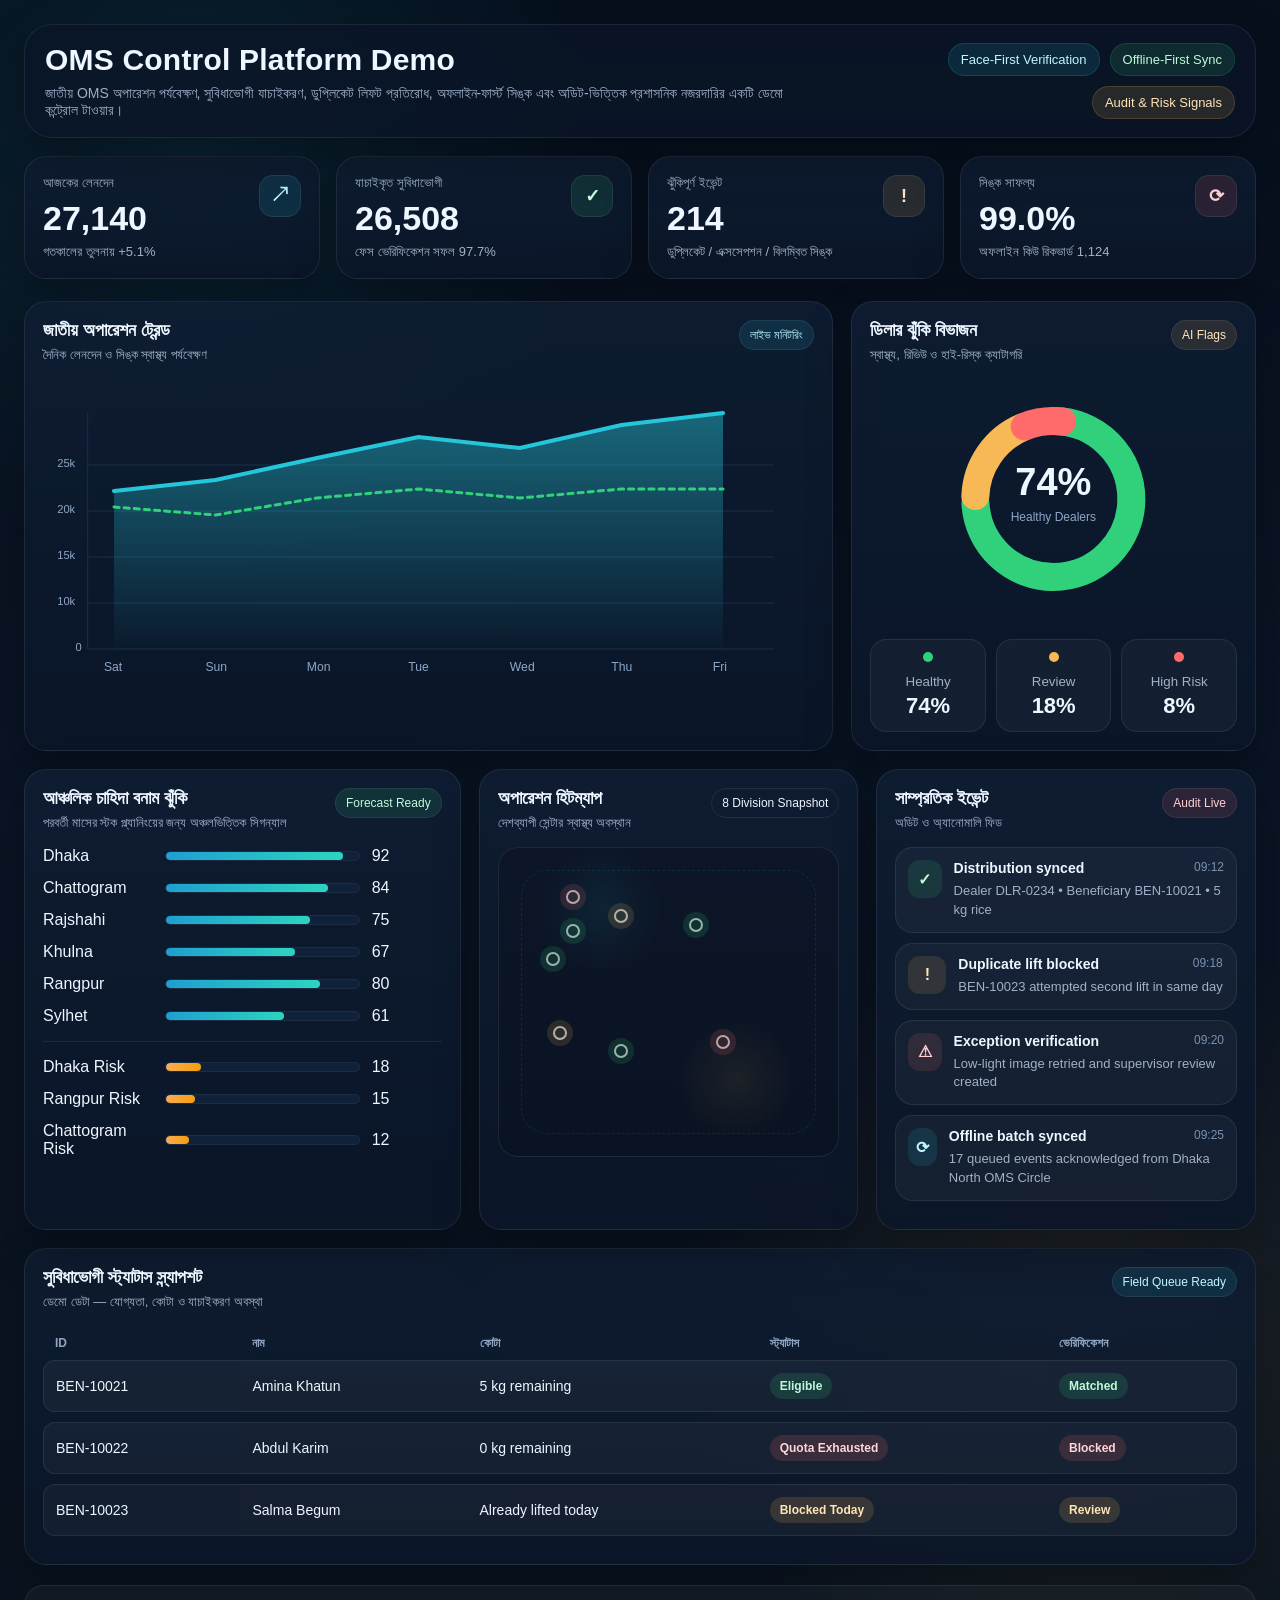
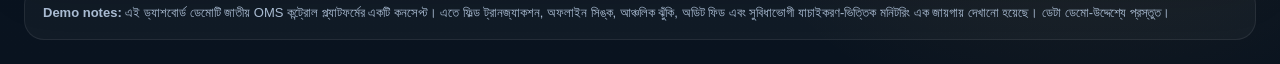
<file: oms_dashboard_demo_single_file.html>
<!DOCTYPE html>
<html lang="bn">
<head>
  <meta charset="UTF-8" />
  <meta name="viewport" content="width=device-width, initial-scale=1.0" />
  <title>OMS Control Platform Demo — Dashboard</title>
  <style>
    :root{
      --bg:#07111f;
      --panel:#0b1628;
      --panel-2:#0f1d33;
      --line:rgba(255,255,255,.08);
      --muted:#9fb0c8;
      --text:#eef6ff;
      --cyan:#26c6da;
      --green:#31d17c;
      --amber:#f7b955;
      --red:#ff6a6a;
      --blue:#5aa9ff;
      --shadow:0 20px 45px rgba(0,0,0,.28);
      --radius:22px;
    }
    *{box-sizing:border-box}
    body{
      margin:0;
      font-family: Inter, Segoe UI, Arial, sans-serif;
      color:var(--text);
      background:
        radial-gradient(circle at 15% 10%, rgba(38,198,218,.10), transparent 22%),
        radial-gradient(circle at 85% 80%, rgba(247,185,85,.10), transparent 24%),
        linear-gradient(180deg,#06101d,#0a1424 45%, #09131f 100%);
      min-height:100vh;
    }
    .container{max-width:1400px;margin:0 auto;padding:24px}
    .header{
      display:flex;align-items:center;justify-content:space-between;gap:16px;
      margin-bottom:18px;padding:18px 20px;border:1px solid var(--line);border-radius:28px;
      background:rgba(11,22,40,.76);backdrop-filter: blur(10px);box-shadow:var(--shadow);
    }
    .brand h1{margin:0;font-size:30px;letter-spacing:.2px}
    .brand p{margin:8px 0 0;color:var(--muted);font-size:14px;max-width:860px}
    .chips{display:flex;gap:10px;flex-wrap:wrap;justify-content:flex-end}
    .chip{padding:8px 12px;border-radius:999px;border:1px solid var(--line);color:#dce8f8;background:rgba(255,255,255,.04);font-size:13px}
    .chip.cyan{background:rgba(38,198,218,.12);color:#bff6ff;border-color:rgba(38,198,218,.18)}
    .chip.green{background:rgba(49,209,124,.12);color:#bdfad8;border-color:rgba(49,209,124,.18)}
    .chip.amber{background:rgba(247,185,85,.12);color:#ffe5b6;border-color:rgba(247,185,85,.18)}
    .topbar{display:grid;grid-template-columns:repeat(4,1fr);gap:16px;margin:16px 0 22px}
    .card{
      background:linear-gradient(180deg, rgba(15,29,51,.88), rgba(11,22,40,.92));
      border:1px solid var(--line);border-radius:var(--radius);padding:18px;box-shadow:var(--shadow);
    }
    .stat-head{display:flex;justify-content:space-between;align-items:flex-start;gap:12px}
    .icon{
      width:42px;height:42px;border-radius:14px;display:grid;place-items:center;font-size:18px;font-weight:700;
      background:rgba(255,255,255,.05);border:1px solid var(--line)
    }
    .icon.cyan{color:#bff6ff;background:rgba(38,198,218,.12)}
    .icon.green{color:#c7ffe0;background:rgba(49,209,124,.12)}
    .icon.amber{color:#ffe6bf;background:rgba(247,185,85,.12)}
    .icon.red{color:#ffd1d1;background:rgba(255,106,106,.12)}
    .label{color:var(--muted);font-size:13px}
    .value{font-size:34px;font-weight:800;margin:8px 0 6px}
    .sub{color:var(--muted);font-size:13px}
    .grid-main{display:grid;grid-template-columns:2fr 1fr;gap:18px;margin-bottom:18px}
    .grid-bottom{display:grid;grid-template-columns:1.15fr 1fr 1fr;gap:18px}
    .panel-title{display:flex;align-items:flex-start;justify-content:space-between;gap:16px;margin-bottom:16px}
    .panel-title h3{margin:0;font-size:18px}
    .panel-title p{margin:6px 0 0;color:var(--muted);font-size:13px}
    .badge{padding:7px 10px;border-radius:999px;border:1px solid var(--line);font-size:12px;white-space:nowrap}
    .badge.cyan{background:rgba(38,198,218,.12);color:#bff6ff}
    .badge.green{background:rgba(49,209,124,.12);color:#bdfad8}
    .badge.amber{background:rgba(247,185,85,.12);color:#ffe6bf}
    .badge.red{background:rgba(255,106,106,.12);color:#ffd1d1}
    .chart-wrap{height:310px}
    svg{display:block;width:100%;height:100%}
    .legend{display:grid;grid-template-columns:repeat(3,1fr);gap:10px;margin-top:10px}
    .legend .mini{padding:12px;border-radius:16px;background:rgba(255,255,255,.04);border:1px solid var(--line);text-align:center}
    .legend .dot{width:10px;height:10px;border-radius:50%;display:inline-block;margin-bottom:8px}
    .mini small{display:block;color:var(--muted);margin-bottom:4px}
    .mini strong{font-size:22px}
    .bar-row{display:grid;grid-template-columns:110px 1fr 70px;gap:12px;align-items:center;margin:14px 0}
    .bar-track{height:10px;border-radius:999px;background:#10213a;overflow:hidden;border:1px solid rgba(255,255,255,.05)}
    .bar-fill{height:100%;border-radius:999px}
    .bar-fill.cyan{background:linear-gradient(90deg,#1f9fd1,#2dd4bf)}
    .bar-fill.amber{background:linear-gradient(90deg,#f6ad55,#f59e0b)}
    .zone-map{position:relative;height:310px;border-radius:20px;border:1px solid var(--line);background:
      radial-gradient(circle at 30% 20%, rgba(38,198,218,.08), transparent 18%),
      radial-gradient(circle at 70% 75%, rgba(247,185,85,.08), transparent 18%),
      linear-gradient(180deg,#0c1628,#0a1322);
      overflow:hidden;
    }
    .zone-map:before{content:"";position:absolute;inset:22px;border:1px dashed rgba(38,198,218,.12);border-radius:26px}
    .zone{position:absolute;transform:translate(-50%,-50%)}
    .zone .pulse{width:14px;height:14px;border-radius:50%;border:2px solid rgba(255,255,255,.65);position:relative}
    .zone .pulse::after{content:"";position:absolute;inset:-8px;border-radius:50%;background:currentColor;opacity:.14}
    .zone .tip{
      position:absolute;left:16px;top:50%;transform:translateY(-50%);
      padding:8px 10px;border-radius:12px;background:rgba(3,8,17,.95);border:1px solid var(--line);
      font-size:12px;white-space:nowrap;opacity:0;pointer-events:none;transition:.18s ease
    }
    .zone:hover .tip{opacity:1}
    .event{display:flex;gap:12px;padding:12px;border-radius:18px;background:rgba(255,255,255,.04);border:1px solid var(--line);margin-bottom:10px}
    .event .event-icon{width:38px;height:38px;border-radius:12px;display:grid;place-items:center;font-weight:700}
    .event h4{margin:0 0 6px;font-size:14px}
    .event p{margin:0;color:var(--muted);font-size:13px;line-height:1.45}
    .event .time{color:#7991b2;font-size:12px;float:right}
    .table{width:100%;border-collapse:separate;border-spacing:0 10px}
    .table th{font-size:12px;color:#8fa6c5;text-align:left;font-weight:600;padding:0 12px}
    .table td{padding:12px;background:rgba(255,255,255,.04);border-top:1px solid var(--line);border-bottom:1px solid var(--line);font-size:14px}
    .table tr td:first-child{border-left:1px solid var(--line);border-radius:12px 0 0 12px}
    .table tr td:last-child{border-right:1px solid var(--line);border-radius:0 12px 12px 0}
    .status{padding:6px 10px;border-radius:999px;font-size:12px;font-weight:700;display:inline-block}
    .s-ok{background:rgba(49,209,124,.15);color:#bdfad8}
    .s-review{background:rgba(247,185,85,.15);color:#ffe4b6}
    .s-risk{background:rgba(255,106,106,.15);color:#ffd5d5}
    .footer{margin-top:20px;padding:16px 18px;border-radius:20px;border:1px solid var(--line);background:rgba(255,255,255,.035);color:#a9bbd2;font-size:13px;line-height:1.65}
    @media (max-width: 1200px){
      .topbar{grid-template-columns:repeat(2,1fr)}
      .grid-main,.grid-bottom{grid-template-columns:1fr}
    }
    @media (max-width: 680px){
      .container{padding:16px}
      .topbar{grid-template-columns:1fr}
      .header{padding:16px;flex-direction:column;align-items:flex-start}
      .brand h1{font-size:24px}
      .chips{justify-content:flex-start}
    }
  </style>
</head>
<body>
  <div class="container">
    <section class="header">
      <div class="brand">
        <h1>OMS Control Platform Demo</h1>
        <p>জাতীয় OMS অপারেশন পর্যবেক্ষণ, সুবিধাভোগী যাচাইকরণ, ডুপ্লিকেট লিফট প্রতিরোধ, অফলাইন-ফার্স্ট সিঙ্ক এবং অডিট-ভিত্তিক প্রশাসনিক নজরদারির একটি ডেমো কন্ট্রোল টাওয়ার।</p>
      </div>
      <div class="chips">
        <span class="chip cyan">Face-First Verification</span>
        <span class="chip green">Offline-First Sync</span>
        <span class="chip amber">Audit & Risk Signals</span>
      </div>
    </section>

    <section class="topbar">
      <div class="card">
        <div class="stat-head">
          <div>
            <div class="label">আজকের লেনদেন</div>
            <div class="value">27,140</div>
            <div class="sub">গতকালের তুলনায় +5.1%</div>
          </div>
          <div class="icon cyan">↗</div>
        </div>
      </div>
      <div class="card">
        <div class="stat-head">
          <div>
            <div class="label">যাচাইকৃত সুবিধাভোগী</div>
            <div class="value">26,508</div>
            <div class="sub">ফেস ভেরিফিকেশন সফল 97.7%</div>
          </div>
          <div class="icon green">✓</div>
        </div>
      </div>
      <div class="card">
        <div class="stat-head">
          <div>
            <div class="label">ঝুঁকিপূর্ণ ইভেন্ট</div>
            <div class="value">214</div>
            <div class="sub">ডুপ্লিকেট / এক্সসেপশন / বিলম্বিত সিঙ্ক</div>
          </div>
          <div class="icon amber">!</div>
        </div>
      </div>
      <div class="card">
        <div class="stat-head">
          <div>
            <div class="label">সিঙ্ক সাফল্য</div>
            <div class="value">99.0%</div>
            <div class="sub">অফলাইন কিউ রিকভার্ড 1,124</div>
          </div>
          <div class="icon red">⟳</div>
        </div>
      </div>
    </section>

    <section class="grid-main">
      <div class="card">
        <div class="panel-title">
          <div>
            <h3>জাতীয় অপারেশন ট্রেন্ড</h3>
            <p>দৈনিক লেনদেন ও সিঙ্ক স্বাস্থ্য পর্যবেক্ষণ</p>
          </div>
          <span class="badge cyan">লাইভ মনিটরিং</span>
        </div>
        <div class="chart-wrap">
          <svg viewBox="0 0 760 310" preserveAspectRatio="none" aria-label="trend chart">
            <defs>
              <linearGradient id="fillTx" x1="0" x2="0" y1="0" y2="1">
                <stop offset="0%" stop-color="#26c6da" stop-opacity="0.45"/>
                <stop offset="100%" stop-color="#26c6da" stop-opacity="0.02"/>
              </linearGradient>
            </defs>
            <g stroke="#17314f" stroke-width="1">
              <line x1="44" y1="34" x2="44" y2="270" />
              <line x1="44" y1="270" x2="720" y2="270" />
              <line x1="44" y1="224" x2="720" y2="224" />
              <line x1="44" y1="178" x2="720" y2="178" />
              <line x1="44" y1="132" x2="720" y2="132" />
              <line x1="44" y1="86" x2="720" y2="86" />
            </g>
            <g fill="#8ea7c6" font-size="11">
              <text x="32" y="272">0</text>
              <text x="14" y="226">10k</text>
              <text x="14" y="180">15k</text>
              <text x="14" y="134">20k</text>
              <text x="14" y="88">25k</text>
            </g>
            <path d="M 70 112 L 170 101 L 270 79 L 370 58 L 470 69 L 570 46 L 670 34 L 670 270 L 70 270 Z" fill="url(#fillTx)"/>
            <path d="M 70 112 L 170 101 L 270 79 L 370 58 L 470 69 L 570 46 L 670 34" fill="none" stroke="#26c6da" stroke-width="4" stroke-linecap="round"/>
            <path d="M 70 128 L 170 136 L 270 119 L 370 110 L 470 119 L 570 110 L 670 110" fill="none" stroke="#31d17c" stroke-width="3" stroke-dasharray="5 5" stroke-linecap="round"/>
            <g fill="#8ea7c6" font-size="12">
              <text x="60" y="292">Sat</text>
              <text x="160" y="292">Sun</text>
              <text x="260" y="292">Mon</text>
              <text x="360" y="292">Tue</text>
              <text x="460" y="292">Wed</text>
              <text x="560" y="292">Thu</text>
              <text x="660" y="292">Fri</text>
            </g>
          </svg>
        </div>
      </div>

      <div class="card">
        <div class="panel-title">
          <div>
            <h3>ডিলার ঝুঁকি বিভাজন</h3>
            <p>স্বাস্থ্য, রিভিউ ও হাই-রিস্ক ক্যাটাগরি</p>
          </div>
          <span class="badge amber">AI Flags</span>
        </div>
        <div class="chart-wrap" style="height:250px">
          <svg viewBox="0 0 320 250" preserveAspectRatio="xMidYMid meet">
            <circle cx="160" cy="120" r="78" fill="none" stroke="#12324e" stroke-width="28"/>
            <circle cx="160" cy="120" r="78" fill="none" stroke="#31d17c" stroke-width="28" stroke-dasharray="362 128" stroke-linecap="round" transform="rotate(-90 160 120)"/>
            <circle cx="160" cy="120" r="78" fill="none" stroke="#f7b955" stroke-width="28" stroke-dasharray="88 402" stroke-dashoffset="-370" stroke-linecap="round" transform="rotate(-90 160 120)"/>
            <circle cx="160" cy="120" r="78" fill="none" stroke="#ff6a6a" stroke-width="28" stroke-dasharray="39 451" stroke-dashoffset="-460" stroke-linecap="round" transform="rotate(-90 160 120)"/>
            <text x="160" y="116" fill="#eef6ff" text-anchor="middle" style="font-size:38px;font-weight:800">74%</text>
            <text x="160" y="142" fill="#8ea7c6" text-anchor="middle" style="font-size:12px">Healthy Dealers</text>
          </svg>
        </div>
        <div class="legend">
          <div class="mini"><span class="dot" style="background:#31d17c"></span><small>Healthy</small><strong>74%</strong></div>
          <div class="mini"><span class="dot" style="background:#f7b955"></span><small>Review</small><strong>18%</strong></div>
          <div class="mini"><span class="dot" style="background:#ff6a6a"></span><small>High Risk</small><strong>8%</strong></div>
        </div>
      </div>
    </section>

    <section class="grid-bottom">
      <div class="card">
        <div class="panel-title">
          <div>
            <h3>আঞ্চলিক চাহিদা বনাম ঝুঁকি</h3>
            <p>পরবর্তী মাসের স্টক প্ল্যানিংয়ের জন্য অঞ্চলভিত্তিক সিগন্যাল</p>
          </div>
          <span class="badge green">Forecast Ready</span>
        </div>
        <div class="bar-row"><div>Dhaka</div><div class="bar-track"><div class="bar-fill cyan" style="width:92%"></div></div><div>92</div></div>
        <div class="bar-row"><div>Chattogram</div><div class="bar-track"><div class="bar-fill cyan" style="width:84%"></div></div><div>84</div></div>
        <div class="bar-row"><div>Rajshahi</div><div class="bar-track"><div class="bar-fill cyan" style="width:75%"></div></div><div>75</div></div>
        <div class="bar-row"><div>Khulna</div><div class="bar-track"><div class="bar-fill cyan" style="width:67%"></div></div><div>67</div></div>
        <div class="bar-row"><div>Rangpur</div><div class="bar-track"><div class="bar-fill cyan" style="width:80%"></div></div><div>80</div></div>
        <div class="bar-row"><div>Sylhet</div><div class="bar-track"><div class="bar-fill cyan" style="width:61%"></div></div><div>61</div></div>
        <hr style="border:none;border-top:1px solid var(--line);margin:16px 0">
        <div class="bar-row"><div>Dhaka Risk</div><div class="bar-track"><div class="bar-fill amber" style="width:18%"></div></div><div>18</div></div>
        <div class="bar-row"><div>Rangpur Risk</div><div class="bar-track"><div class="bar-fill amber" style="width:15%"></div></div><div>15</div></div>
        <div class="bar-row"><div>Chattogram Risk</div><div class="bar-track"><div class="bar-fill amber" style="width:12%"></div></div><div>12</div></div>
      </div>

      <div class="card">
        <div class="panel-title">
          <div>
            <h3>অপারেশন হিটম্যাপ</h3>
            <p>দেশব্যাপী সেন্টার স্বাস্থ্য অবস্থান</p>
          </div>
          <span class="badge">8 Division Snapshot</span>
        </div>
        <div class="zone-map">
          <div class="zone" style="left:22%;top:27%;color:#31d17c"><div class="pulse"></div><div class="tip"><strong>Dhaka North</strong><br>healthy</div></div>
          <div class="zone" style="left:36%;top:22%;color:#f7b955"><div class="pulse"></div><div class="tip"><strong>Mymensingh</strong><br>review</div></div>
          <div class="zone" style="left:58%;top:25%;color:#31d17c"><div class="pulse"></div><div class="tip"><strong>Sylhet</strong><br>healthy</div></div>
          <div class="zone" style="left:16%;top:36%;color:#31d17c"><div class="pulse"></div><div class="tip"><strong>Rajshahi</strong><br>healthy</div></div>
          <div class="zone" style="left:22%;top:16%;color:#ff6a6a"><div class="pulse"></div><div class="tip"><strong>Rangpur</strong><br>risk</div></div>
          <div class="zone" style="left:18%;top:60%;color:#f7b955"><div class="pulse"></div><div class="tip"><strong>Khulna</strong><br>review</div></div>
          <div class="zone" style="left:36%;top:66%;color:#31d17c"><div class="pulse"></div><div class="tip"><strong>Barishal</strong><br>healthy</div></div>
          <div class="zone" style="left:66%;top:63%;color:#ff6a6a"><div class="pulse"></div><div class="tip"><strong>Chattogram</strong><br>risk</div></div>
        </div>
      </div>

      <div class="card">
        <div class="panel-title">
          <div>
            <h3>সাম্প্রতিক ইভেন্ট</h3>
            <p>অডিট ও অ্যানোমালি ফিড</p>
          </div>
          <span class="badge red">Audit Live</span>
        </div>
        <div class="event"><div class="event-icon" style="background:rgba(49,209,124,.12);color:#bdfad8">✓</div><div><span class="time">09:12</span><h4>Distribution synced</h4><p>Dealer DLR-0234 • Beneficiary BEN-10021 • 5 kg rice</p></div></div>
        <div class="event"><div class="event-icon" style="background:rgba(247,185,85,.12);color:#ffe6bf">!</div><div><span class="time">09:18</span><h4>Duplicate lift blocked</h4><p>BEN-10023 attempted second lift in same day</p></div></div>
        <div class="event"><div class="event-icon" style="background:rgba(255,106,106,.12);color:#ffd1d1">⚠</div><div><span class="time">09:20</span><h4>Exception verification</h4><p>Low-light image retried and supervisor review created</p></div></div>
        <div class="event"><div class="event-icon" style="background:rgba(38,198,218,.12);color:#bff6ff">⟳</div><div><span class="time">09:25</span><h4>Offline batch synced</h4><p>17 queued events acknowledged from Dhaka North OMS Circle</p></div></div>
      </div>
    </section>

    <section class="card" style="margin-top:18px">
      <div class="panel-title">
        <div>
          <h3>সুবিধাভোগী স্ট্যাটাস স্ন্যাপশট</h3>
          <p>ডেমো ডেটা — যোগ্যতা, কোটা ও যাচাইকরণ অবস্থা</p>
        </div>
        <span class="badge cyan">Field Queue Ready</span>
      </div>
      <table class="table">
        <thead>
          <tr><th>ID</th><th>নাম</th><th>কোটা</th><th>স্ট্যাটাস</th><th>ভেরিফিকেশন</th></tr>
        </thead>
        <tbody>
          <tr><td>BEN-10021</td><td>Amina Khatun</td><td>5 kg remaining</td><td><span class="status s-ok">Eligible</span></td><td><span class="status s-ok">Matched</span></td></tr>
          <tr><td>BEN-10022</td><td>Abdul Karim</td><td>0 kg remaining</td><td><span class="status s-risk">Quota Exhausted</span></td><td><span class="status s-risk">Blocked</span></td></tr>
          <tr><td>BEN-10023</td><td>Salma Begum</td><td>Already lifted today</td><td><span class="status s-review">Blocked Today</span></td><td><span class="status s-review">Review</span></td></tr>
        </tbody>
      </table>
    </section>

    <section class="footer">
      <strong>Demo notes:</strong> এই ড্যাশবোর্ড ডেমোটি জাতীয় OMS কন্ট্রোল প্ল্যাটফর্মের একটি কনসেপ্ট। এতে ফিল্ড ট্রানজ্যাকশন, অফলাইন সিঙ্ক, আঞ্চলিক ঝুঁকি, অডিট ফিড এবং সুবিধাভোগী যাচাইকরণ-ভিত্তিক মনিটরিং এক জায়গায় দেখানো হয়েছে। ডেটা ডেমো-উদ্দেশ্যে প্রস্তুত।
    </section>
  </div>
</body>
</html>
</file>
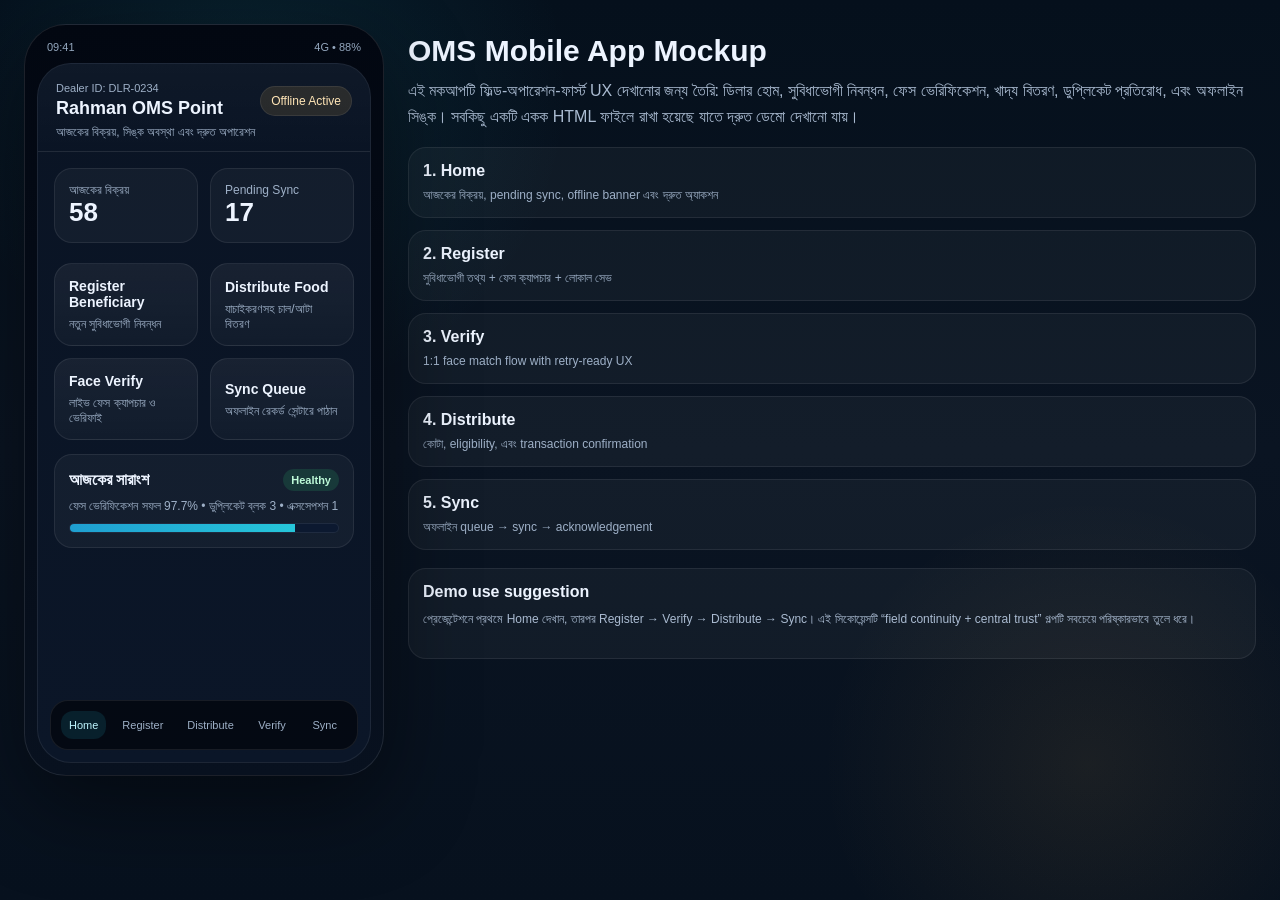
<file: oms_mobile_app_mockup_single_file.html>
<!DOCTYPE html>
<html lang="bn">
<head>
  <meta charset="UTF-8" />
  <meta name="viewport" content="width=device-width, initial-scale=1.0" />
  <title>OMS Mobile App Mockup</title>
  <style>
    :root{
      --bg:#081221;
      --phone:#030914;
      --screen:#0b1628;
      --card:#11203a;
      --line:rgba(255,255,255,.08);
      --muted:#9eb0c7;
      --text:#edf4ff;
      --cyan:#26c6da;
      --green:#31d17c;
      --amber:#f7b955;
      --red:#ff6a6a;
      --blue:#5aa9ff;
      --radius:22px;
    }
    *{box-sizing:border-box}
    body{
      margin:0;font-family:Inter, Segoe UI, Arial, sans-serif;color:var(--text);
      background:radial-gradient(circle at 20% 10%, rgba(38,198,218,.10), transparent 24%),
      radial-gradient(circle at 85% 85%, rgba(247,185,85,.08), transparent 20%),
      linear-gradient(180deg,#05101c,#0a1422 50%, #07111e);
      min-height:100vh;
    }
    .wrap{max-width:1280px;margin:0 auto;padding:24px;display:grid;grid-template-columns:360px 1fr;gap:24px;align-items:start}
    .phone{
      background:linear-gradient(180deg,#020711,#08111f);border:1px solid rgba(255,255,255,.10);border-radius:42px;padding:12px;box-shadow:0 30px 90px rgba(0,0,0,.45);
      position:sticky;top:18px;
    }
    .statusbar{display:flex;justify-content:space-between;align-items:center;padding:4px 10px 10px;color:#95a8bf;font-size:11px}
    .screen{min-height:700px;background:linear-gradient(180deg,#0a1424,#0b1628);border:1px solid var(--line);border-radius:34px;overflow:hidden;position:relative}
    .header{padding:18px 18px 12px;border-bottom:1px solid var(--line);background:linear-gradient(180deg,rgba(255,255,255,.02),transparent)}
    .header h2{margin:4px 0 0;font-size:18px}
    .header p{margin:6px 0 0;color:var(--muted);font-size:12px}
    .badge{display:inline-flex;align-items:center;gap:6px;padding:7px 10px;border-radius:999px;border:1px solid var(--line);font-size:12px}
    .badge.amber{background:rgba(247,185,85,.12);color:#ffe5b6}
    .badge.green{background:rgba(49,209,124,.12);color:#bdfad8}
    .badge.cyan{background:rgba(38,198,218,.12);color:#bff6ff}
    .body{padding:16px}
    .card{padding:14px;border-radius:18px;background:rgba(255,255,255,.04);border:1px solid var(--line);margin-bottom:12px}
    .row{display:flex;align-items:center;justify-content:space-between;gap:12px}
    .grid-2{display:grid;grid-template-columns:1fr 1fr;gap:12px}
    .big{font-size:26px;font-weight:800}
    .muted{color:var(--muted)}
    .btn-grid{display:grid;grid-template-columns:1fr 1fr;gap:12px;margin-top:8px}
    .btn{
      border:1px solid var(--line);background:linear-gradient(180deg,rgba(255,255,255,.06),rgba(255,255,255,.03));
      color:var(--text);padding:14px;border-radius:18px;text-align:left;cursor:pointer;transition:.18s ease
    }
    .btn:hover{transform:translateY(-1px);border-color:rgba(38,198,218,.35)}
    .btn strong{display:block;font-size:14px;margin-bottom:6px}
    .btn span{font-size:12px;color:var(--muted)}
    .nav{position:absolute;left:12px;right:12px;bottom:12px;padding:10px;border:1px solid var(--line);border-radius:18px;background:rgba(4,9,16,.88);display:grid;grid-template-columns:repeat(5,1fr);gap:8px}
    .nav button{border:none;background:transparent;color:#9eb0c7;padding:8px;border-radius:12px;cursor:pointer;font-size:11px}
    .nav button.active{background:rgba(38,198,218,.12);color:#bff6ff}
    .field{margin-bottom:12px}
    .field label{display:block;margin-bottom:6px;font-size:12px;color:var(--muted)}
    .field input,.field select{
      width:100%;padding:12px 13px;border-radius:14px;border:1px solid var(--line);background:#091321;color:var(--text);outline:none
    }
    .primary,.secondary,.danger{
      width:100%;padding:13px 14px;border-radius:16px;border:none;cursor:pointer;font-weight:700;margin-top:6px
    }
    .primary{background:linear-gradient(90deg,#1f9fd1,#26c6da);color:#04121c}
    .secondary{background:rgba(255,255,255,.06);color:var(--text);border:1px solid var(--line)}
    .danger{background:rgba(255,106,106,.14);color:#ffd9d9;border:1px solid rgba(255,106,106,.20)}
    .progress{height:10px;border-radius:999px;background:#0c1930;overflow:hidden;border:1px solid var(--line)}
    .progress > div{height:100%;background:linear-gradient(90deg,#1f9fd1,#26c6da)}
    .list-item{padding:12px;border-radius:16px;background:rgba(255,255,255,.03);border:1px solid var(--line);margin-bottom:10px}
    .pill{padding:5px 8px;border-radius:999px;font-size:11px;font-weight:700}
    .ok{background:rgba(49,209,124,.15);color:#bdfad8}
    .warn{background:rgba(247,185,85,.15);color:#ffe4b6}
    .bad{background:rgba(255,106,106,.15);color:#ffd6d6}
    .hero{display:flex;align-items:center;justify-content:space-between;gap:12px}
    .camera-box{height:200px;border:1px dashed rgba(38,198,218,.35);border-radius:18px;background:
      radial-gradient(circle at 50% 35%, rgba(38,198,218,.12), transparent 18%),
      linear-gradient(180deg,#081321,#06101b);display:grid;place-items:center;color:#a9dff0;margin-bottom:12px}
    .camera-face{width:84px;height:112px;border:2px solid rgba(38,198,218,.65);border-radius:42px 42px 36px 36px/55px 55px 30px 30px;position:relative}
    .camera-face:before,.camera-face:after{content:"";position:absolute;background:rgba(38,198,218,.7);border-radius:50%}
    .camera-face:before{width:8px;height:8px;left:22px;top:36px}
    .camera-face:after{width:8px;height:8px;right:22px;top:36px}
    .camera-face span{position:absolute;left:50%;bottom:20px;transform:translateX(-50%);width:28px;height:10px;border-bottom:2px solid rgba(38,198,218,.7);border-radius:0 0 20px 20px}
    .side{padding:10px 0}
    .side h1{margin:0 0 10px;font-size:30px}
    .side p{margin:0 0 14px;color:#aabbd1;line-height:1.6}
    .steps{display:grid;gap:12px;margin-top:18px}
    .step{padding:14px;border-radius:18px;border:1px solid var(--line);background:rgba(255,255,255,.04)}
    .step strong{display:block;margin-bottom:5px}
    .tiny{font-size:12px;color:var(--muted)}
    @media (max-width: 1000px){.wrap{grid-template-columns:1fr;}.phone{position:relative;top:auto;max-width:360px;margin:0 auto}}
  </style>
</head>
<body>
  <div class="wrap">
    <div class="phone">
      <div class="statusbar"><span>09:41</span><span>4G • 88%</span></div>
      <div class="screen">
        <div id="screen-home" class="screen-view">
          <div class="header">
            <div class="row">
              <div>
                <div class="muted" style="font-size:11px">Dealer ID: DLR-0234</div>
                <h2>Rahman OMS Point</h2>
              </div>
              <span class="badge amber">Offline Active</span>
            </div>
            <p>আজকের বিক্রয়, সিঙ্ক অবস্থা এবং দ্রুত অপারেশন</p>
          </div>
          <div class="body">
            <div class="grid-2">
              <div class="card"><div class="muted" style="font-size:12px">আজকের বিক্রয়</div><div class="big">58</div></div>
              <div class="card"><div class="muted" style="font-size:12px">Pending Sync</div><div class="big">17</div></div>
            </div>
            <div class="btn-grid">
              <button class="btn" onclick="go('register')"><strong>Register Beneficiary</strong><span>নতুন সুবিধাভোগী নিবন্ধন</span></button>
              <button class="btn" onclick="go('distribution')"><strong>Distribute Food</strong><span>যাচাইকরণসহ চাল/আটা বিতরণ</span></button>
              <button class="btn" onclick="go('verify')"><strong>Face Verify</strong><span>লাইভ ফেস ক্যাপচার ও ভেরিফাই</span></button>
              <button class="btn" onclick="go('sync')"><strong>Sync Queue</strong><span>অফলাইন রেকর্ড সেন্টারে পাঠান</span></button>
            </div>
            <div class="card" style="margin-top:14px">
              <div class="row"><strong>আজকের সারাংশ</strong><span class="pill ok">Healthy</span></div>
              <div class="tiny" style="margin:8px 0 10px">ফেস ভেরিফিকেশন সফল 97.7% • ডুপ্লিকেট ব্লক 3 • এক্সসেপশন 1</div>
              <div class="progress"><div style="width:84%"></div></div>
            </div>
          </div>
        </div>

        <div id="screen-register" class="screen-view" style="display:none">
          <div class="header">
            <div class="row"><h2>Beneficiary Registration</h2><span class="badge cyan">Local Save Ready</span></div>
            <p>নিবন্ধন তথ্য ক্যাপচার করুন — অফলাইনে সেভ করা যাবে</p>
          </div>
          <div class="body">
            <div class="field"><label>নাম</label><input value="Amina Khatun"></div>
            <div class="field"><label>Beneficiary ID</label><input value="BEN-10021"></div>
            <div class="field"><label>Program</label><select><option>OMS Rice Distribution</option></select></div>
            <div class="field"><label>Age / Gender</label><input value="42 / Female"></div>
            <div class="camera-box">
              <div style="text-align:center">
                <div class="camera-face"><span></span></div>
                <div style="margin-top:10px;font-size:12px">Capture face photo</div>
              </div>
            </div>
            <button class="primary">Save Registration</button>
            <button class="secondary" onclick="go('home')">Back to Home</button>
          </div>
        </div>

        <div id="screen-distribution" class="screen-view" style="display:none">
          <div class="header">
            <div class="row"><h2>Food Distribution</h2><span class="badge green">Eligible</span></div>
            <p>কোটা, একই দিনের লিফট এবং ভেরিফিকেশন স্ট্যাটাস যাচাই</p>
          </div>
          <div class="body">
            <div class="field"><label>Search Beneficiary</label><input value="BEN-10021 / Amina Khatun"></div>
            <div class="card">
              <div class="row"><strong>Amina Khatun</strong><span class="pill ok">Matched</span></div>
              <div class="tiny">5 kg remaining • Last lift: 12 March • Office: Dhaka North OMS Circle</div>
            </div>
            <div class="field"><label>Product</label><select><option>Rice</option><option>Flour</option></select></div>
            <div class="field"><label>Quantity</label><input value="5 kg"></div>
            <button class="primary">Confirm Distribution</button>
            <button class="danger">Try Duplicate Transaction (Demo)</button>
          </div>
        </div>

        <div id="screen-verify" class="screen-view" style="display:none">
          <div class="header">
            <div class="row"><h2>Face Verification</h2><span class="badge cyan">1:1 Match Flow</span></div>
            <p>লাইভ ইমেজ বনাম এনরোল্ড প্রোফাইল যাচাই</p>
          </div>
          <div class="body">
            <div class="camera-box">
              <div style="text-align:center">
                <div class="camera-face"><span></span></div>
                <div style="margin-top:10px;font-size:12px">Center face • Ensure light • Hold steady</div>
              </div>
            </div>
            <div class="card">
              <div class="row"><strong>Verification Result</strong><span class="pill ok">Matched</span></div>
              <div class="tiny">Confidence: 97.7% • Retry path available if low-light / uncertain</div>
            </div>
            <button class="primary">Use This Verification</button>
            <button class="secondary">Retry Capture</button>
          </div>
        </div>

        <div id="screen-sync" class="screen-view" style="display:none">
          <div class="header">
            <div class="row"><h2>Sync Queue</h2><span class="badge amber">17 Pending</span></div>
            <p>অফলাইন রেকর্ড নিরাপদে সেন্টারে সিঙ্ক করুন</p>
          </div>
          <div class="body">
            <div class="list-item"><div class="row"><strong>EVT-20260320-000123</strong><span class="pill warn">Queued</span></div><div class="tiny">Distribution • BEN-10021 • Saved offline at 09:18</div></div>
            <div class="list-item"><div class="row"><strong>EVT-20260320-000124</strong><span class="pill warn">Queued</span></div><div class="tiny">Beneficiary registration • BEN-10024 • Saved offline at 09:21</div></div>
            <div class="list-item"><div class="row"><strong>EVT-20260320-000117</strong><span class="pill ok">Acknowledged</span></div><div class="tiny">17 records acknowledged from Dhaka North OMS Circle</div></div>
            <button class="primary">Sync Now</button>
            <button class="secondary" onclick="go('home')">Back to Home</button>
          </div>
        </div>

        <div class="nav">
          <button id="nav-home" class="active" onclick="go('home')">Home</button>
          <button id="nav-register" onclick="go('register')">Register</button>
          <button id="nav-distribution" onclick="go('distribution')">Distribute</button>
          <button id="nav-verify" onclick="go('verify')">Verify</button>
          <button id="nav-sync" onclick="go('sync')">Sync</button>
        </div>
      </div>
    </div>

    <div class="side">
      <h1>OMS Mobile App Mockup</h1>
      <p>এই মকআপটি ফিল্ড-অপারেশন-ফার্স্ট UX দেখানোর জন্য তৈরি: ডিলার হোম, সুবিধাভোগী নিবন্ধন, ফেস ভেরিফিকেশন, খাদ্য বিতরণ, ডুপ্লিকেট প্রতিরোধ, এবং অফলাইন সিঙ্ক। সবকিছু একটি একক HTML ফাইলে রাখা হয়েছে যাতে দ্রুত ডেমো দেখানো যায়।</p>
      <div class="steps">
        <div class="step"><strong>1. Home</strong><span class="tiny">আজকের বিক্রয়, pending sync, offline banner এবং দ্রুত অ্যাকশন</span></div>
        <div class="step"><strong>2. Register</strong><span class="tiny">সুবিধাভোগী তথ্য + ফেস ক্যাপচার + লোকাল সেভ</span></div>
        <div class="step"><strong>3. Verify</strong><span class="tiny">1:1 face match flow with retry-ready UX</span></div>
        <div class="step"><strong>4. Distribute</strong><span class="tiny">কোটা, eligibility, এবং transaction confirmation</span></div>
        <div class="step"><strong>5. Sync</strong><span class="tiny">অফলাইন queue → sync → acknowledgement</span></div>
      </div>
      <div class="card" style="margin-top:18px">
        <strong>Demo use suggestion</strong>
        <p class="tiny" style="line-height:1.7;margin-top:8px">প্রেজেন্টেশনে প্রথমে Home দেখান, তারপর Register → Verify → Distribute → Sync। এই সিকোয়েন্সটি “field continuity + central trust” গল্পটি সবচেয়ে পরিষ্কারভাবে তুলে ধরে।</p>
      </div>
    </div>
  </div>

  <script>
    function go(name){
      const views = ['home','register','distribution','verify','sync'];
      views.forEach(v => {
        document.getElementById('screen-' + v).style.display = (v === name ? 'block' : 'none');
        document.getElementById('nav-' + v).classList.toggle('active', v === name);
      });
    }
  </script>
</body>
</html>
</file>
